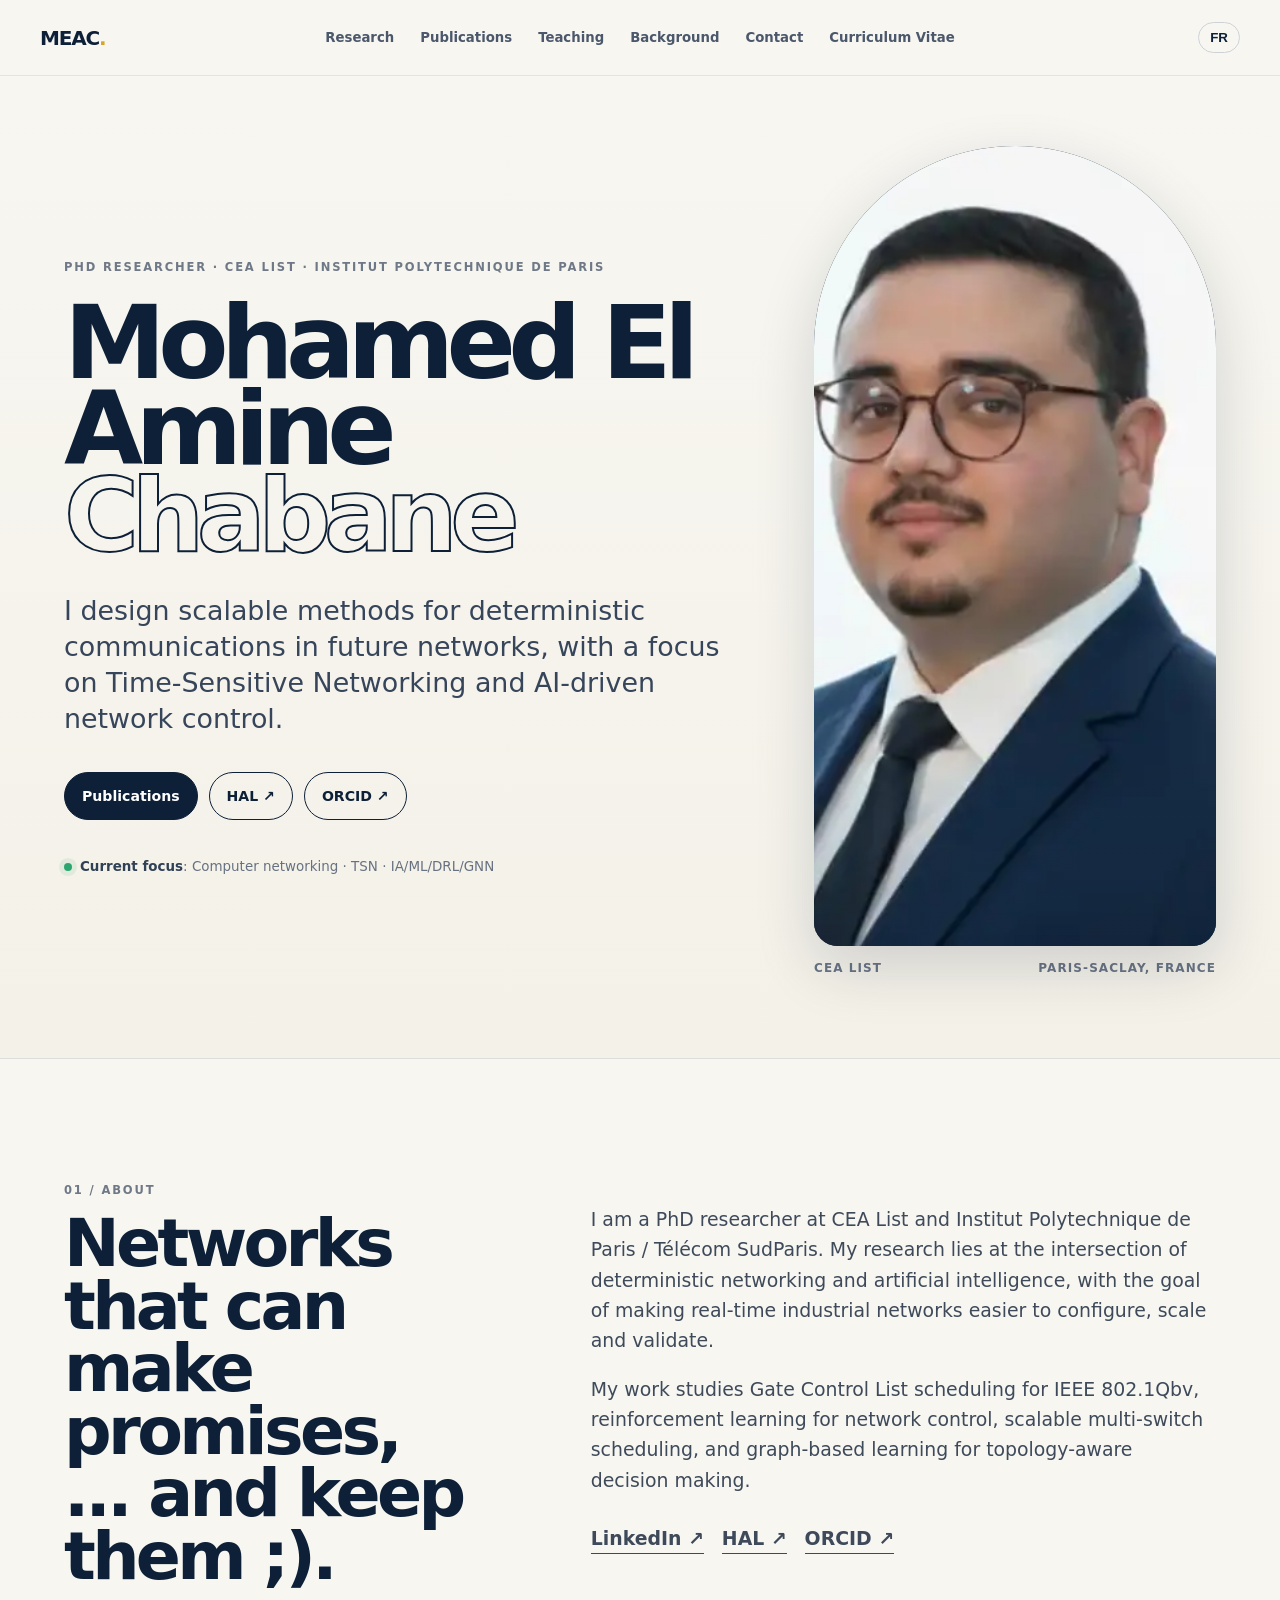
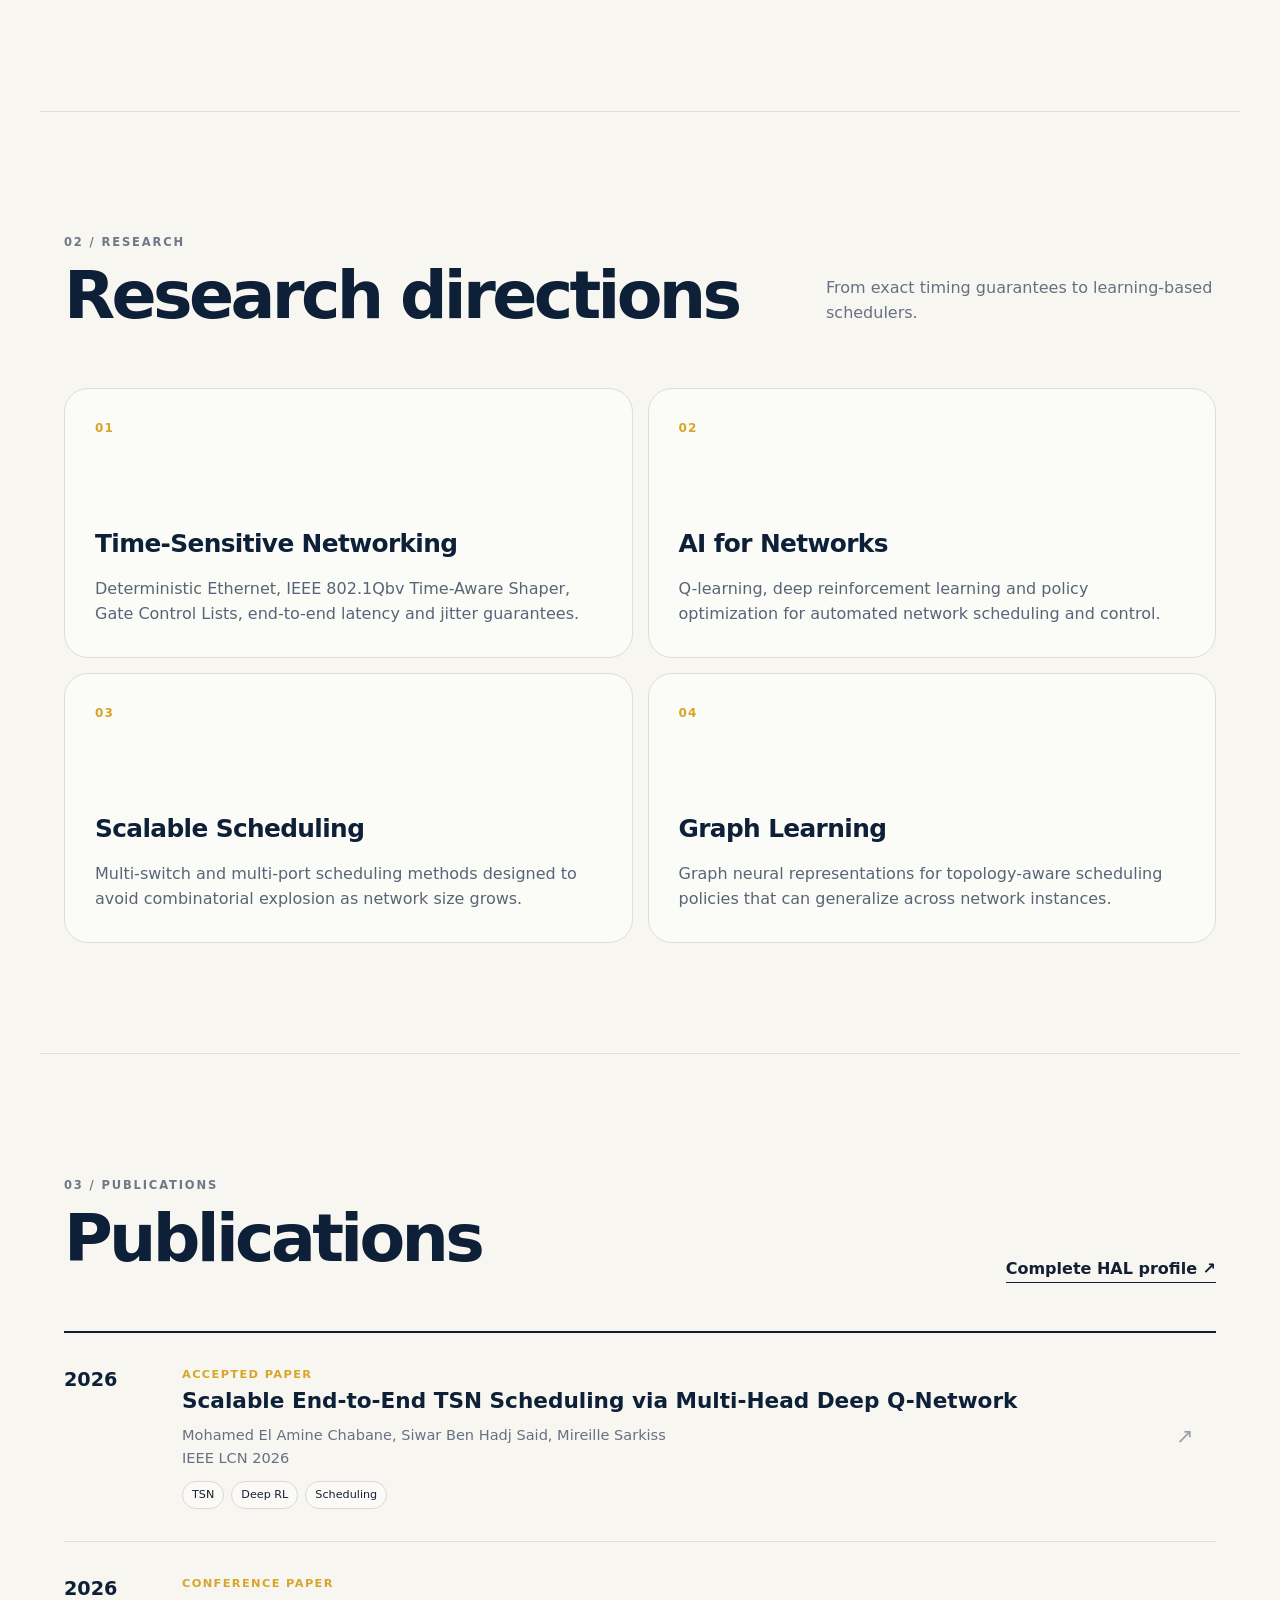
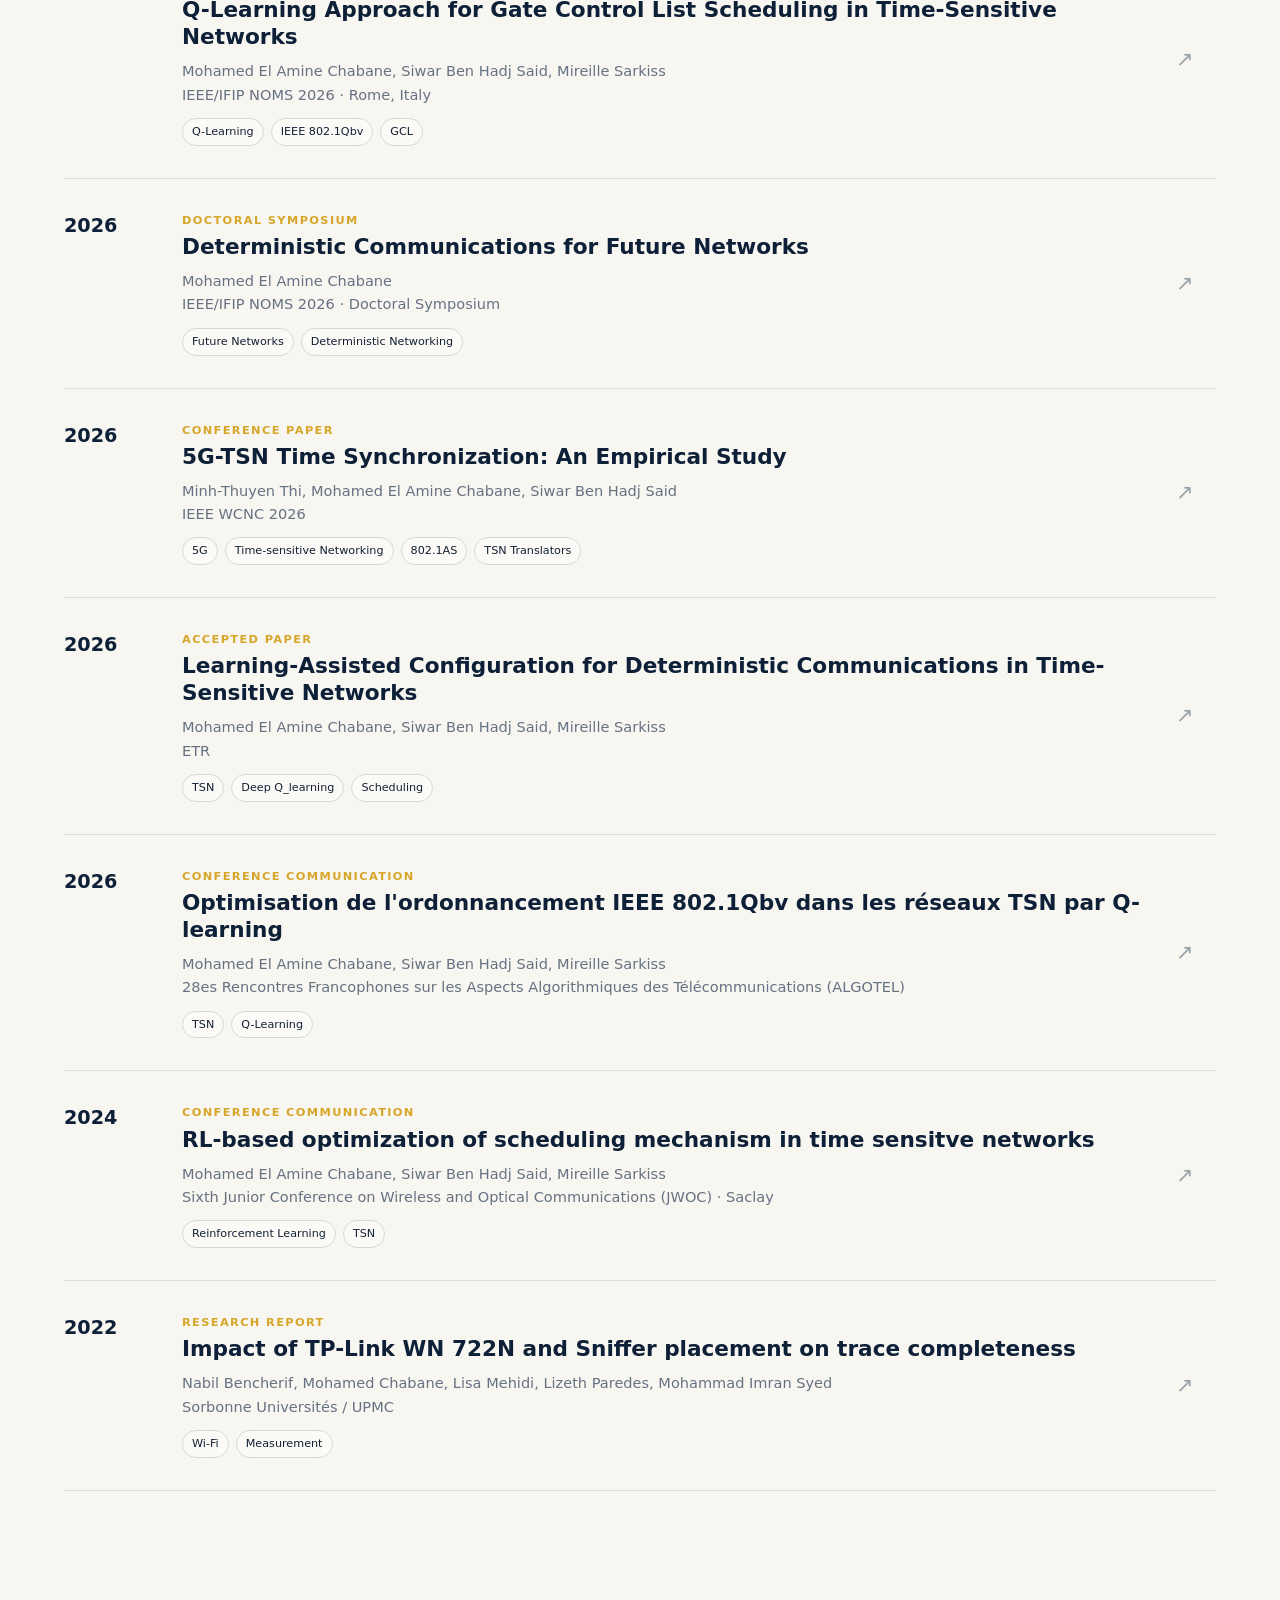
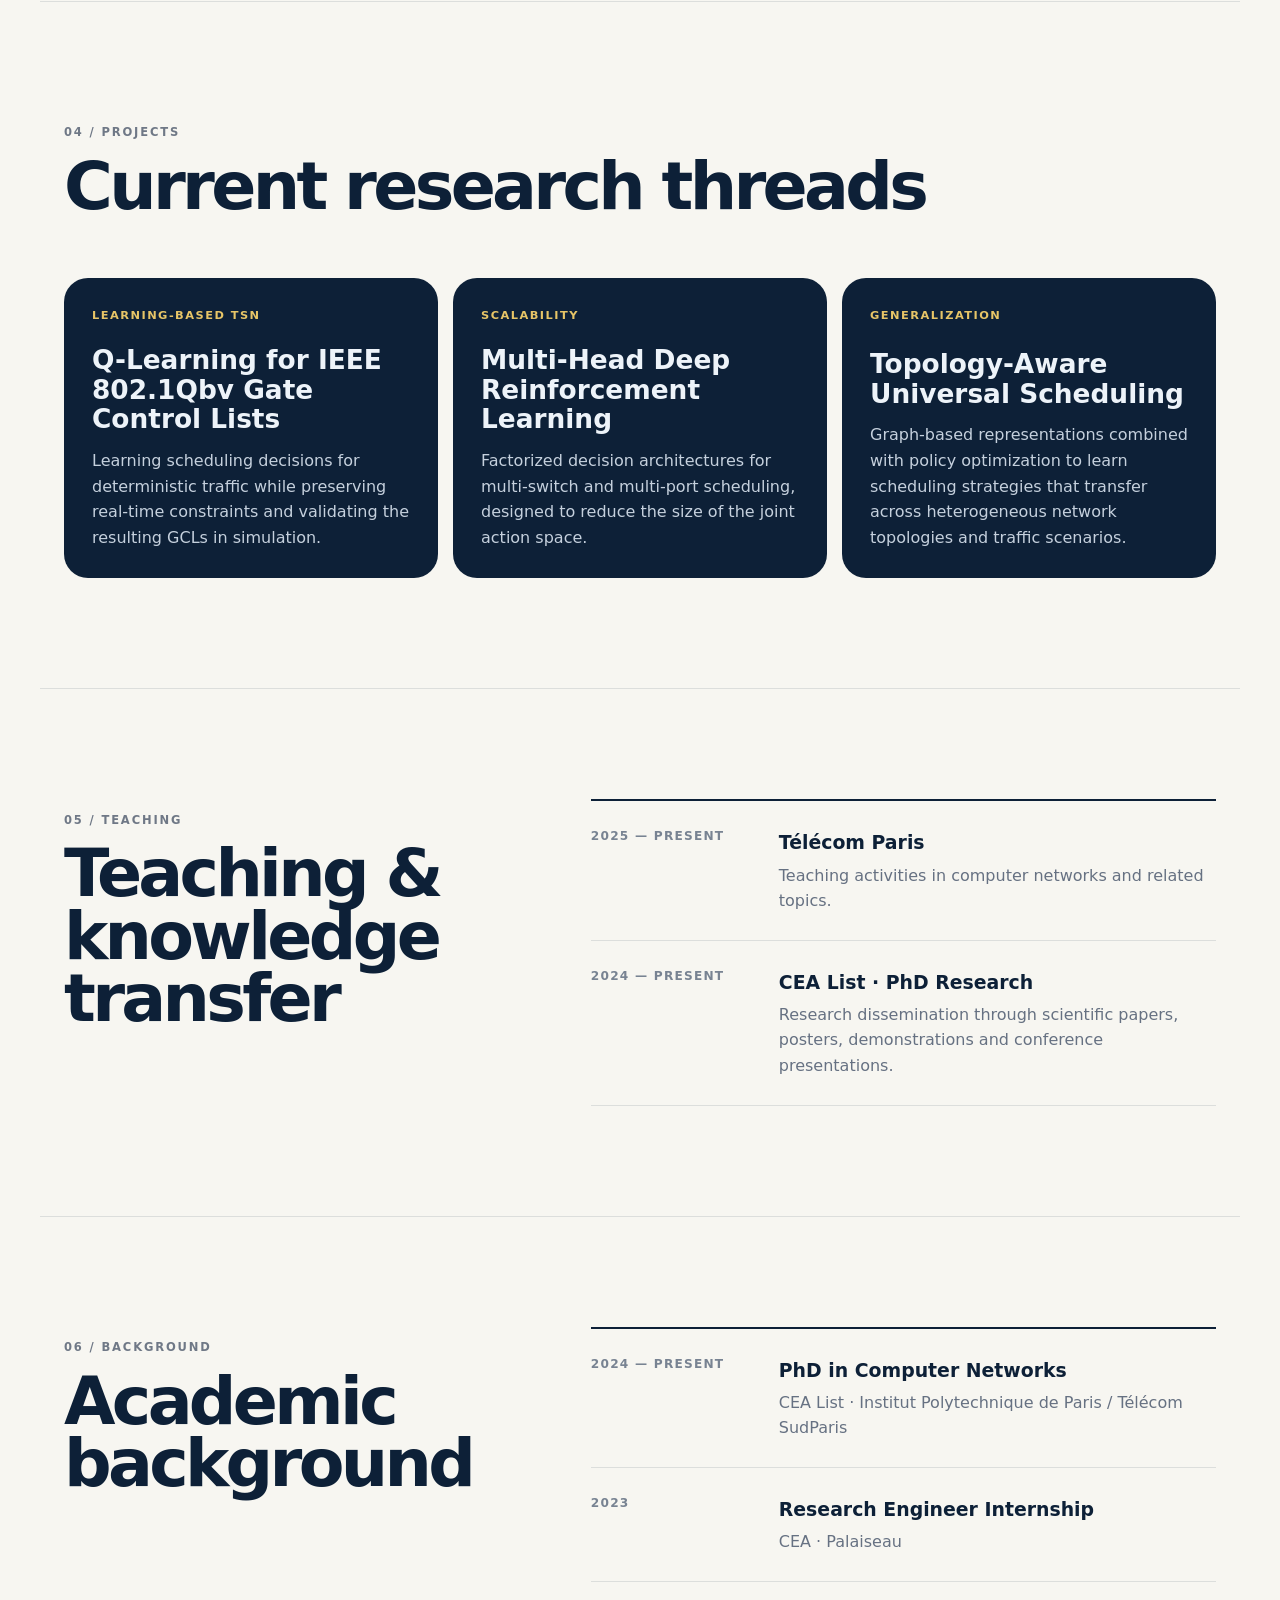
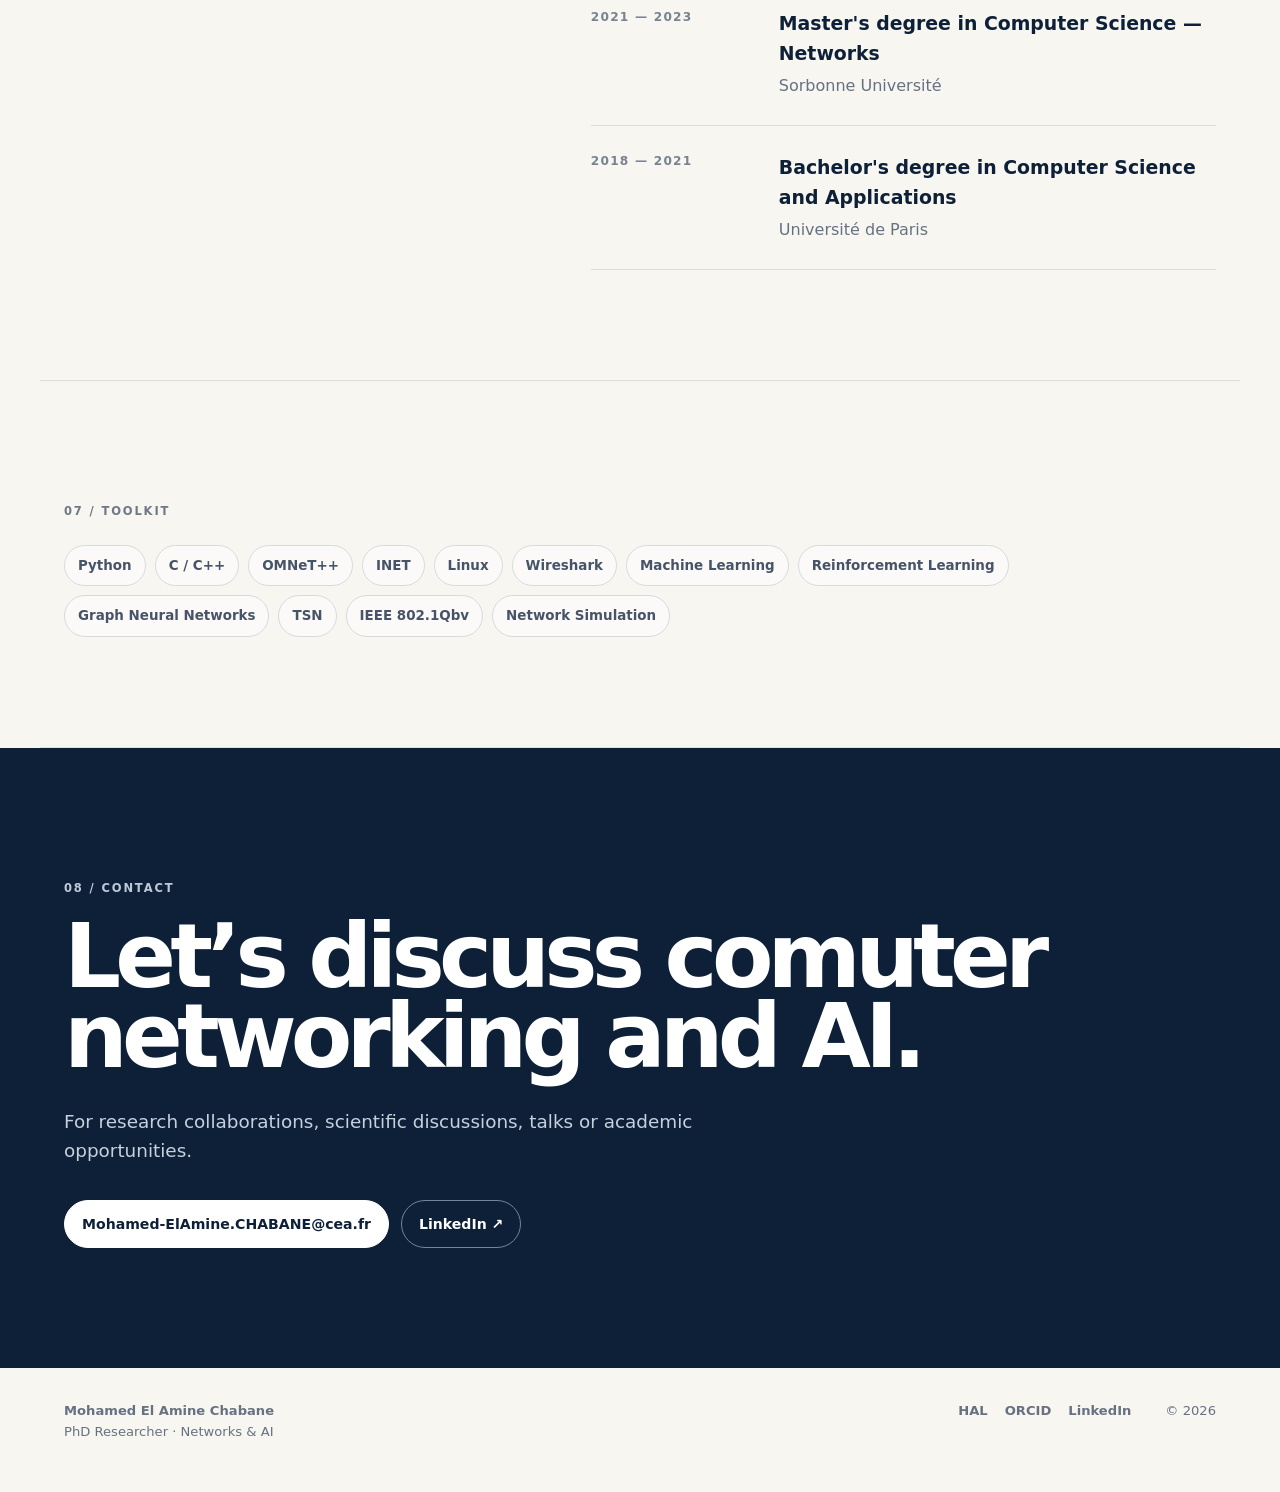
<file: index.html>
<!doctype html>
<html lang="en">
<head>
  <meta charset="utf-8" />
  <meta name="viewport" content="width=device-width, initial-scale=1" />
  <title>Mohamed El Amine Chabane | PhD Researcher in Networks & AI</title>
  <meta name="description" content="Academic website of Mohamed El Amine Chabane, PhD researcher at CEA List and Institut Polytechnique de Paris working on Time-Sensitive Networking, deterministic communications, scheduling and AI for networks." />
  <meta name="author" content="Mohamed El Amine Chabane" />
  <meta name="google-site-verification" content="OcmjWT0NRsp_rmXVMhe6SDIJzzLPOxNfo_dFJY4rexg" />
  <meta name="robots" content="index,follow,max-image-preview:large,max-snippet:-1,max-video-preview:-1" />
  <meta name="theme-color" content="#0d2037" />
  <meta property="og:type" content="profile" />
  <meta property="og:title" content="Mohamed El Amine Chabane | PhD Researcher" />
  <meta property="og:description" content="Deterministic communications, Time-Sensitive Networking and AI for networks." />
  <meta property="og:image" content="/assets/mohamed-el-amine-chabane.webp" />
  <meta property="og:locale" content="en_US" />
  <meta property="og:locale:alternate" content="fr_FR" />
  <meta name="twitter:card" content="summary_large_image" />
  <link rel="canonical" href="https://mohamed-el-amine-chabane.vercel.app/" />
  <link rel="icon" href="/assets/favicon.svg" type="image/svg+xml" />
  <link rel="stylesheet" href="/style.css" />
  <script type="application/ld+json">
  {
    "@context": "https://schema.org",
    "@type": "Person",
    "name": "Mohamed El Amine Chabane",
    "url": "https://mohamed-el-amine-chabane.vercel.app/",
    "image": "https://mohamed-el-amine-chabane.vercel.app/assets/mohamed-el-amine-chabane.webp",
    "jobTitle": "PhD Researcher",
    "email": "mailto:chabane.mohamedelamine@gmail.com",
    "affiliation": [
      {"@type": "Organization", "name": "CEA List"},
      {"@type": "CollegeOrUniversity", "name": "Institut Polytechnique de Paris"},
      {"@type": "CollegeOrUniversity", "name": "Télécom SudParis"}
    ],
    "alumniOf": [
      {"@type": "CollegeOrUniversity", "name": "Sorbonne Université"},
      {"@type": "CollegeOrUniversity", "name": "Université de Paris"}
    ],
    "sameAs": [
      "https://fr.linkedin.com/in/mohamed-el-amine-chabane",
      "https://cv.hal.science/mohamed-el-amine-chabane",
      "https://orcid.org/0009-0008-3995-6962"
    ],
    "knowsAbout": [
      "Time-Sensitive Networking",
      "Deterministic Networking",
      "IEEE 802.1Qbv",
      "Gate Control List Scheduling",
      "Reinforcement Learning",
      "Graph Neural Networks",
      "Computer Networks"
    ]
  }
  </script>
</head>
<body>
  <a class="skip-link" href="#main">Skip to content</a>
  <header class="site-header">
    <a class="brand" href="#top" aria-label="Homepage">MEAC<span>.</span></a>
    <nav class="desktop-nav" aria-label="Primary navigation">
      <a href="#research" data-en="Research" data-fr="Recherche">Research</a>
      <a href="#publications" data-en="Publications" data-fr="Publications">Publications</a>
      <a href="#teaching" data-en="Teaching" data-fr="Enseignement">Teaching</a>
      <a href="#background" data-en="Background" data-fr="Parcours">Background</a>
      <a href="#contact" data-en="Contact" data-fr="Contact">Contact</a>
      <a href="/assets/CV_CHABANE_MEA.pdf" target="_blank" rel="noopener">Curriculum Vitae</a>
    </nav>
    <button id="langToggle" class="lang-toggle" type="button" aria-label="Switch language">FR</button>
  </header>

  <main id="main">
    <section class="hero" id="top">
      <div class="hero-inner">
        <div class="hero-copy reveal">
          <p class="kicker">PhD Researcher · CEA List · Institut Polytechnique de Paris</p>
          <h1>Mohamed El Amine<br><span>Chabane</span></h1>
          <p class="hero-lede" data-en="I design scalable methods for deterministic communications in future networks, with a focus on Time-Sensitive Networking and AI-driven network control." data-fr="Je développe des méthodes scalables pour les communications déterministes dans les réseaux du futur, avec un focus sur les réseaux Time-Sensitive Networking et le contrôle réseau par intelligence artificielle.">I design scalable methods for deterministic communications in future networks, with a focus on Time-Sensitive Networking and AI-driven network control.</p>
          <div class="hero-links">
            <a class="btn primary" href="#publications" data-en="Publications" data-fr="Publications">Publications</a>
            <a class="btn ghost" href="https://cv.hal.science/mohamed-el-amine-chabane" target="_blank" rel="noopener">HAL ↗</a>
            <a class="btn ghost" href="https://orcid.org/0009-0008-3995-6962" target="_blank" rel="noopener">ORCID ↗</a>
          </div>
          <div class="status-row">
            <span><i></i><b data-en="Current focus" data-fr="Sujet actuel">Current focus</b>: Computer networking · TSN · IA/ML/DRL/GNN</span>
          </div>
        </div>
        <figure class="portrait-wrap reveal">
          <div class="portrait-frame">
            <img src="/assets/mohamed-el-amine-chabane.webp" width="640" height="800" alt="Portrait of Mohamed El Amine Chabane" fetchpriority="high" />
          </div>
          <figcaption>
            <span>CEA List</span>
            <span>Paris-Saclay, France</span>
          </figcaption>
        </figure>
      </div>
    </section>

    <section class="section about-grid" id="about">
      <div class="section-intro reveal">
        <p class="section-number">01 / About</p>
        <h2 data-en="Networks that can make promises, ... and keep them ;)." data-fr="Des réseaux capables de faire des promesses, ... et de les tenir ;)">Networks that can make promises, ... and keep them ;).</h2>
      </div>
      <div class="about-copy reveal">
        <p data-en="I am a PhD researcher at CEA List and Institut Polytechnique de Paris / Télécom SudParis. My research lies at the intersection of deterministic networking and artificial intelligence, with the goal of making real-time industrial networks easier to configure, scale and validate." data-fr="Je suis doctorant-chercheur au CEA List et à l’Institut Polytechnique de Paris / Télécom SudParis. Mes recherches se situent à l’intersection des réseaux déterministes et de l’intelligence artificielle, avec l’objectif de rendre les réseaux industriels temps réel plus simples à configurer, à faire passer à l’échelle et à valider.">I am a PhD researcher at CEA List and Institut Polytechnique de Paris / Télécom SudParis. My research lies at the intersection of deterministic networking and artificial intelligence, with the goal of making real-time industrial networks easier to configure, scale and validate.</p>
        <p data-en="My work studies Gate Control List scheduling for IEEE 802.1Qbv, reinforcement learning for network control, scalable multi-switch scheduling, and graph-based learning for topology-aware decision making." data-fr="Mes travaux étudient l’ordonnancement des Gate Control Lists pour IEEE 802.1Qbv, l’apprentissage par renforcement pour le contrôle réseau, l’ordonnancement scalable multi-commutateurs et l’apprentissage sur graphes pour des décisions tenant compte de la topologie.">My work studies Gate Control List scheduling for IEEE 802.1Qbv, reinforcement learning for network control, scalable multi-switch scheduling, and graph-based learning for topology-aware decision making.</p>
        <div class="profile-links">
          <a href="https://fr.linkedin.com/in/mohamed-el-amine-chabane" target="_blank" rel="noopener">LinkedIn ↗</a>
          <a href="https://cv.hal.science/mohamed-el-amine-chabane" target="_blank" rel="noopener">HAL ↗</a>
          <a href="https://orcid.org/0009-0008-3995-6962" target="_blank" rel="noopener">ORCID ↗</a>
        </div>
      </div>
    </section>

    <section class="section" id="research">
      <div class="section-head reveal">
        <div>
          <p class="section-number">02 / Research</p>
          <h2 data-en="Research directions" data-fr="Axes de recherche">Research directions</h2>
        </div>
        <p class="section-note" data-en="From exact timing guarantees to learning-based schedulers." data-fr="Des garanties temporelles strictes aux ordonnanceurs fondés sur l’apprentissage.">From exact timing guarantees to learning-based schedulers.</p>
      </div>
      <div class="research-grid">
        <article class="research-card reveal">
          <span class="card-index">01</span>
          <h3>Time-Sensitive Networking</h3>
          <p data-en="Deterministic Ethernet, IEEE 802.1Qbv Time-Aware Shaper, Gate Control Lists, end-to-end latency and jitter guarantees." data-fr="Ethernet déterministe, Time-Aware Shaper IEEE 802.1Qbv, Gate Control Lists, garanties de latence de bout en bout et de gigue.">Deterministic Ethernet, IEEE 802.1Qbv Time-Aware Shaper, Gate Control Lists, end-to-end latency and jitter guarantees.</p>
        </article>
        <article class="research-card reveal">
          <span class="card-index">02</span>
          <h3>AI for Networks</h3>
          <p data-en="Q-learning, deep reinforcement learning and policy optimization for automated network scheduling and control." data-fr="Q-learning, deep reinforcement learning et optimisation de politiques pour automatiser l’ordonnancement et le contrôle réseau.">Q-learning, deep reinforcement learning and policy optimization for automated network scheduling and control.</p>
        </article>
        <article class="research-card reveal">
          <span class="card-index">03</span>
          <h3>Scalable Scheduling</h3>
          <p data-en="Multi-switch and multi-port scheduling methods designed to avoid combinatorial explosion as network size grows." data-fr="Méthodes d’ordonnancement multi-commutateurs et multi-ports conçues pour éviter l’explosion combinatoire lorsque le réseau grandit.">Multi-switch and multi-port scheduling methods designed to avoid combinatorial explosion as network size grows.</p>
        </article>
        <article class="research-card reveal">
          <span class="card-index">04</span>
          <h3>Graph Learning</h3>
          <p data-en="Graph neural representations for topology-aware scheduling policies that can generalize across network instances." data-fr="Représentations neuronales sur graphes pour des politiques d’ordonnancement sensibles à la topologie et généralisables à plusieurs réseaux.">Graph neural representations for topology-aware scheduling policies that can generalize across network instances.</p>
        </article>
      </div>
    </section>

    <section class="section" id="publications">
      <div class="section-head reveal">
        <div>
          <p class="section-number">03 / Publications</p>
          <h2 data-en="Publications" data-fr="Publications">Publications</h2>
        </div>
        <a class="text-link" href="https://cv.hal.science/mohamed-el-amine-chabane" target="_blank" rel="noopener" data-en="Complete HAL profile ↗" data-fr="Profil HAL complet ↗">Complete HAL profile ↗</a>
      </div>
      <div id="publicationList" class="publication-list" aria-live="polite"></div>
      <noscript>
        <p>Please enable JavaScript to display the publication list. The complete list is available on HAL.</p>
      </noscript>
    </section>

    <section class="section" id="projects">
      <div class="section-head reveal">
        <div>
          <p class="section-number">04 / Projects</p>
          <h2 data-en="Current research threads" data-fr="Travaux de recherche actuels">Current research threads</h2>
        </div>
      </div>
      <div id="projectList" class="project-list"></div>
    </section>

    <section class="section two-col" id="teaching">
      <div class="section-intro reveal">
        <p class="section-number">05 / Teaching</p>
        <h2 data-en="Teaching & knowledge transfer" data-fr="Enseignement & transmission">Teaching & knowledge transfer</h2>
      </div>
      <div class="timeline reveal">
        <article>
          <time>2025 — <span data-en="Present" data-fr="Aujourd’hui">Present</span></time>
          <h3>Télécom Paris</h3>
          <p data-en="Teaching activities in computer networks and related topics." data-fr="Activités d’enseignement en réseaux informatiques et thématiques associées.">Teaching activities in computer networks and related topics.</p>
        </article>
        <article>
          <time>2024 — <span data-en="Present" data-fr="Aujourd’hui">Present</span></time>
          <h3>CEA List · PhD Research</h3>
          <p data-en="Research dissemination through scientific papers, posters, demonstrations and conference presentations." data-fr="Diffusion scientifique via articles, posters, démonstrations et présentations en conférence.">Research dissemination through scientific papers, posters, demonstrations and conference presentations.</p>
        </article>
      </div>
    </section>

    <section class="section two-col" id="background">
      <div class="section-intro reveal">
        <p class="section-number">06 / Background</p>
        <h2 data-en="Academic background" data-fr="Parcours académique">Academic background</h2>
      </div>
      <div class="timeline reveal">
        <article>
          <time>2024 — <span data-en="Present" data-fr="Aujourd’hui">Present</span></time>
          <h3 data-en="PhD in Computer Networks" data-fr="Doctorat en réseaux informatiques">PhD in Computer Networks</h3>
          <p>CEA List · Institut Polytechnique de Paris / Télécom SudParis</p>
        </article>
        <article>
          <time>2023</time>
          <h3 data-en="Research Engineer Internship" data-fr="Stage ingénieur-chercheur">Research Engineer Internship</h3>
          <p>CEA · Palaiseau</p>
        </article>
        <article>
          <time>2021 — 2023</time>
          <h3 data-en="Master's degree in Computer Science — Networks" data-fr="Master Informatique — Parcours Réseaux">Master's degree in Computer Science — Networks</h3>
          <p>Sorbonne Université</p>
        </article>
        <article>
          <time>2018 — 2021</time>
          <h3 data-en="Bachelor's degree in Computer Science and Applications" data-fr="Licence Informatique et Applications">Bachelor's degree in Computer Science and Applications</h3>
          <p>Université de Paris</p>
        </article>
      </div>
    </section>

    <section class="section tools-section">
      <p class="section-number reveal">07 / Toolkit</p>
      <div class="tool-cloud reveal">
        <span>Python</span><span>C / C++</span><span>OMNeT++</span><span>INET</span><span>Linux</span><span>Wireshark</span><span>Machine Learning</span><span>Reinforcement Learning</span><span>Graph Neural Networks</span><span>TSN</span><span>IEEE 802.1Qbv</span><span>Network Simulation</span>
      </div>
    </section>

    <section class="contact-section" id="contact">
      <div class="contact-inner reveal">
        <p class="section-number">08 / Contact</p>
        <h2 data-en="Let’s discuss comuter networking and AI." data-fr="Échangeons autour des réseaux informatique et de l'IA.">Let’s discuss comuter networking and AI.</h2>
        <p data-en="For research collaborations, scientific discussions, talks or academic opportunities." data-fr="Pour les collaborations de recherche, échanges scientifiques, présentations ou opportunités académiques.">For research collaborations, scientific discussions, talks or academic opportunities.</p>
        <div class="contact-actions">
          <a class="btn primary light" href="mailto:Mohamed-ElAmine.CHABANE@cea.fr">Mohamed-ElAmine.CHABANE@cea.fr</a>
          <a class="btn outline-light" href="https://fr.linkedin.com/in/mohamed-el-amine-chabane" target="_blank" rel="noopener">LinkedIn ↗</a>
        </div>
      </div>
    </section>
  </main>

  <footer>
    <div><strong>Mohamed El Amine Chabane</strong><br><span data-en="PhD Researcher · Networks & AI" data-fr="Doctorant-chercheur · Réseaux & IA">PhD Researcher · Networks & AI</span></div>
    <div class="footer-links"><a href="https://cv.hal.science/mohamed-el-amine-chabane" target="_blank" rel="noopener">HAL</a><a href="https://orcid.org/0009-0008-3995-6962" target="_blank" rel="noopener">ORCID</a><a href="https://fr.linkedin.com/in/mohamed-el-amine-chabane" target="_blank" rel="noopener">LinkedIn</a></div>
    <div>© <span id="year"></span></div>
  </footer>

  <script src="/data/publications.js"></script>
  <script src="/data/projects.js"></script>
  <script src="/app.js"></script>
</body>
</html>
</file>
<file: style.css>
:root{
  --navy:#0d2037;
  --navy-2:#122b49;
  --ink:#132033;
  --muted:#667182;
  --bg:#f7f6f1;
  --paper:#fffdf8;
  --gold:#d7a629;
  --gold-soft:#f1dfaa;
  --line:#dcdedc;
  --max:1200px;
  --radius:24px;
}
*{box-sizing:border-box}
html{scroll-behavior:smooth}
body{margin:0;background:var(--bg);color:var(--ink);font-family:Inter,ui-sans-serif,system-ui,-apple-system,BlinkMacSystemFont,"Segoe UI",sans-serif;line-height:1.6;-webkit-font-smoothing:antialiased}
a{color:inherit}
img{display:block;max-width:100%}
::selection{background:var(--gold-soft);color:var(--navy)}
.skip-link{position:absolute;left:-9999px;top:8px;z-index:999;background:#fff;padding:8px 12px}.skip-link:focus{left:8px}
.site-header{height:76px;position:sticky;top:0;z-index:50;display:grid;grid-template-columns:1fr auto 1fr;align-items:center;padding:0 max(24px,calc((100vw - var(--max))/2));border-bottom:1px solid rgba(13,32,55,.08);background:rgba(247,246,241,.86);backdrop-filter:blur(18px)}
.brand{text-decoration:none;font-size:1.25rem;font-weight:900;letter-spacing:-.06em;color:var(--navy)}.brand span{color:var(--gold)}
.desktop-nav{display:flex;gap:26px}.desktop-nav a{text-decoration:none;font-size:.83rem;font-weight:700;color:#4b586b}.desktop-nav a:hover{color:var(--navy)}
.lang-toggle{justify-self:end;border:1px solid #cdd2d7;background:transparent;color:var(--navy);border-radius:999px;padding:7px 11px;font-weight:800;cursor:pointer}
.hero{background:linear-gradient(180deg,#f7f6f1 0%,#f4f1e8 100%);border-bottom:1px solid var(--line)}
.hero-inner{max-width:var(--max);margin:auto;min-height:calc(100vh - 76px);padding:70px 24px 80px;display:grid;grid-template-columns:1.25fr .75fr;gap:80px;align-items:center}
.kicker,.section-number{font-size:.72rem;text-transform:uppercase;letter-spacing:.16em;font-weight:900;color:#6f7886}
.hero h1{font-size:clamp(4.3rem,8vw,8.2rem);line-height:.84;letter-spacing:-.075em;margin:24px 0 34px;color:var(--navy);font-weight:900}.hero h1 span{color:transparent;-webkit-text-stroke:2px var(--navy)}
.hero-lede{max-width:760px;font-size:clamp(1.25rem,2.1vw,1.75rem);line-height:1.35;color:#36455a;margin:0}
.hero-links{display:flex;gap:11px;flex-wrap:wrap;margin-top:34px}.btn{display:inline-flex;align-items:center;justify-content:center;padding:12px 17px;border-radius:999px;text-decoration:none;font-weight:800;font-size:.88rem;border:1px solid var(--navy)}.btn.primary{background:var(--navy);color:#fff}.btn.ghost{background:transparent;color:var(--navy)}.btn:hover{transform:translateY(-1px)}
.status-row{margin-top:36px;color:#667182;font-size:.84rem}.status-row i{display:inline-block;width:8px;height:8px;border-radius:50%;background:#2ca66f;margin-right:8px;box-shadow:0 0 0 5px rgba(44,166,111,.10)}.status-row b{color:#314155}
.portrait-wrap{margin:0;align-self:center}.portrait-frame{position:relative;border-radius:220px 220px 26px 26px;overflow:hidden;background:var(--navy);box-shadow:0 22px 60px rgba(13,32,55,.16)}.portrait-frame:after{content:"";position:absolute;inset:auto 0 0 0;height:24%;background:linear-gradient(transparent,rgba(13,32,55,.2));pointer-events:none}.portrait-frame img{width:100%;aspect-ratio:4/5;object-fit:cover;object-position:center top}.portrait-wrap figcaption{display:flex;justify-content:space-between;gap:12px;margin-top:13px;font-size:.75rem;text-transform:uppercase;letter-spacing:.09em;font-weight:800;color:#697384}
.section{max-width:var(--max);margin:auto;padding:110px 24px;border-bottom:1px solid var(--line)}
.about-grid,.two-col{display:grid;grid-template-columns:.8fr 1.2fr;gap:110px}.section-intro h2,.section-head h2{font-size:clamp(2.7rem,5.2vw,5.2rem);letter-spacing:-.055em;line-height:.94;margin:13px 0;color:var(--navy)}.about-copy{font-size:1.18rem;color:#3e4a5a}.about-copy p:first-child{margin-top:35px}.profile-links{display:flex;gap:18px;flex-wrap:wrap;margin-top:28px}.profile-links a,.text-link{font-weight:800;text-decoration:none;border-bottom:1px solid currentColor}.profile-links a:hover,.text-link:hover{color:var(--gold)}
.section-head{display:flex;justify-content:space-between;align-items:end;gap:40px;margin-bottom:48px}.section-note{max-width:390px;color:var(--muted);margin-bottom:14px}
.research-grid{display:grid;grid-template-columns:repeat(2,1fr);gap:15px}.research-card{min-height:270px;padding:30px;border:1px solid var(--line);border-radius:var(--radius);background:rgba(255,255,255,.48);display:flex;flex-direction:column}.research-card:hover{background:var(--paper);border-color:#c8ccd0}.card-index{font-size:.75rem;font-weight:900;color:var(--gold);letter-spacing:.1em}.research-card h3{font-size:1.55rem;margin:auto 0 12px;color:var(--navy);letter-spacing:-.025em}.research-card p{margin:0;color:#596576;max-width:500px}
.publication-list{border-top:2px solid var(--navy)}.publication{display:grid;grid-template-columns:90px minmax(0,1fr) 40px;gap:28px;padding:32px 0;border-bottom:1px solid var(--line);text-decoration:none;transition:.2s}.publication:hover{padding-left:10px;background:rgba(255,255,255,.35)}.pub-year{font-size:1.2rem;font-weight:900;color:var(--navy)}.pub-type{font-size:.71rem;text-transform:uppercase;letter-spacing:.12em;font-weight:900;color:var(--gold)}.publication h3{font-size:1.35rem;line-height:1.25;margin:5px 0 8px;color:var(--navy)}.pub-meta{font-size:.91rem;color:var(--muted);margin:0}.pub-tags{display:flex;gap:7px;flex-wrap:wrap;margin-top:12px}.pub-tags span{font-size:.7rem;border:1px solid #d6d9dc;border-radius:999px;padding:4px 9px;background:#fff6}.pub-arrow{font-size:1.3rem;align-self:center;color:#98a0aa}
.project-list{display:grid;grid-template-columns:repeat(3,1fr);gap:15px}.project{background:var(--navy);color:#edf3f9;border-radius:var(--radius);padding:28px;min-height:300px;display:flex;flex-direction:column}.project-label{font-size:.71rem;text-transform:uppercase;letter-spacing:.13em;font-weight:900;color:#e7c567}.project h3{font-size:1.65rem;line-height:1.12;margin:auto 0 14px}.project p{margin:0;color:#c5d0dd}
.timeline{border-top:2px solid var(--navy)}.timeline article{padding:26px 0;border-bottom:1px solid var(--line);display:grid;grid-template-columns:160px 1fr;column-gap:28px}.timeline time{grid-row:1/3;font-size:.76rem;text-transform:uppercase;letter-spacing:.1em;font-weight:900;color:#788392}.timeline h3{font-size:1.18rem;margin:0 0 5px;color:var(--navy)}.timeline p{margin:0;color:var(--muted)}
.tool-cloud{display:flex;gap:9px;flex-wrap:wrap;margin-top:24px}.tool-cloud span{border:1px solid #d7dade;background:#fff8;border-radius:999px;padding:9px 13px;font-size:.84rem;font-weight:700;color:#475467}
.contact-section{background:var(--navy);color:#fff}.contact-inner{max-width:var(--max);margin:auto;padding:120px 24px}.contact-inner .section-number{color:#bdc9d8}.contact-inner h2{font-size:clamp(3.2rem,7vw,7.2rem);letter-spacing:-.065em;line-height:.9;max-width:1050px;margin:18px 0 30px}.contact-inner>p:not(.section-number){font-size:1.15rem;color:#c7d1dc;max-width:760px}.contact-actions{display:flex;gap:12px;flex-wrap:wrap;margin-top:34px}.btn.light{background:#fff;color:var(--navy);border-color:#fff}.btn.outline-light{color:#fff;border-color:#71849a}
footer{max-width:var(--max);margin:auto;padding:32px 24px 50px;display:grid;grid-template-columns:1fr auto auto;gap:34px;align-items:start;font-size:.82rem;color:#667182}.footer-links{display:flex;gap:17px}.footer-links a{text-decoration:none;font-weight:800}
.reveal{opacity:0;transform:translateY(14px);transition:opacity .55s ease,transform .55s ease}.reveal.visible{opacity:1;transform:none}
@media(prefers-reduced-motion:reduce){*{scroll-behavior:auto!important}.reveal{opacity:1;transform:none;transition:none}}
@media(max-width:900px){.site-header{grid-template-columns:1fr auto}.desktop-nav{display:none}.hero-inner{grid-template-columns:1fr;gap:45px;min-height:auto;padding-top:60px}.portrait-wrap{max-width:540px}.hero h1{font-size:clamp(4rem,14vw,7rem)}.about-grid,.two-col{grid-template-columns:1fr;gap:30px}.research-grid{grid-template-columns:1fr 1fr}.project-list{grid-template-columns:1fr}.section{padding:85px 20px}.section-head{display:block}.section-note{margin-top:20px}.text-link{display:inline-block;margin-top:18px}.timeline article{grid-template-columns:125px 1fr}footer{grid-template-columns:1fr}}
@media(max-width:580px){.site-header{height:66px;padding-inline:18px}.hero-inner{padding:45px 18px 65px}.hero h1{font-size:clamp(3.55rem,17vw,5.6rem)}.hero h1 span{-webkit-text-stroke:1.3px var(--navy)}.hero-lede{font-size:1.15rem}.portrait-frame{border-radius:180px 180px 20px 20px}.section{padding:72px 18px}.section-intro h2,.section-head h2{font-size:2.65rem}.research-grid{grid-template-columns:1fr}.publication{grid-template-columns:1fr 28px;gap:8px 16px}.pub-year{grid-column:1/2}.publication>div:nth-child(2){grid-column:1/2}.pub-arrow{grid-column:2;grid-row:1/3}.timeline article{grid-template-columns:1fr;gap:8px}.timeline time{grid-row:auto}.contact-inner{padding:85px 18px}.contact-inner h2{font-size:3.25rem}.contact-actions .btn{width:100%;font-size:.78rem}footer{padding-inline:18px}}
</file>
